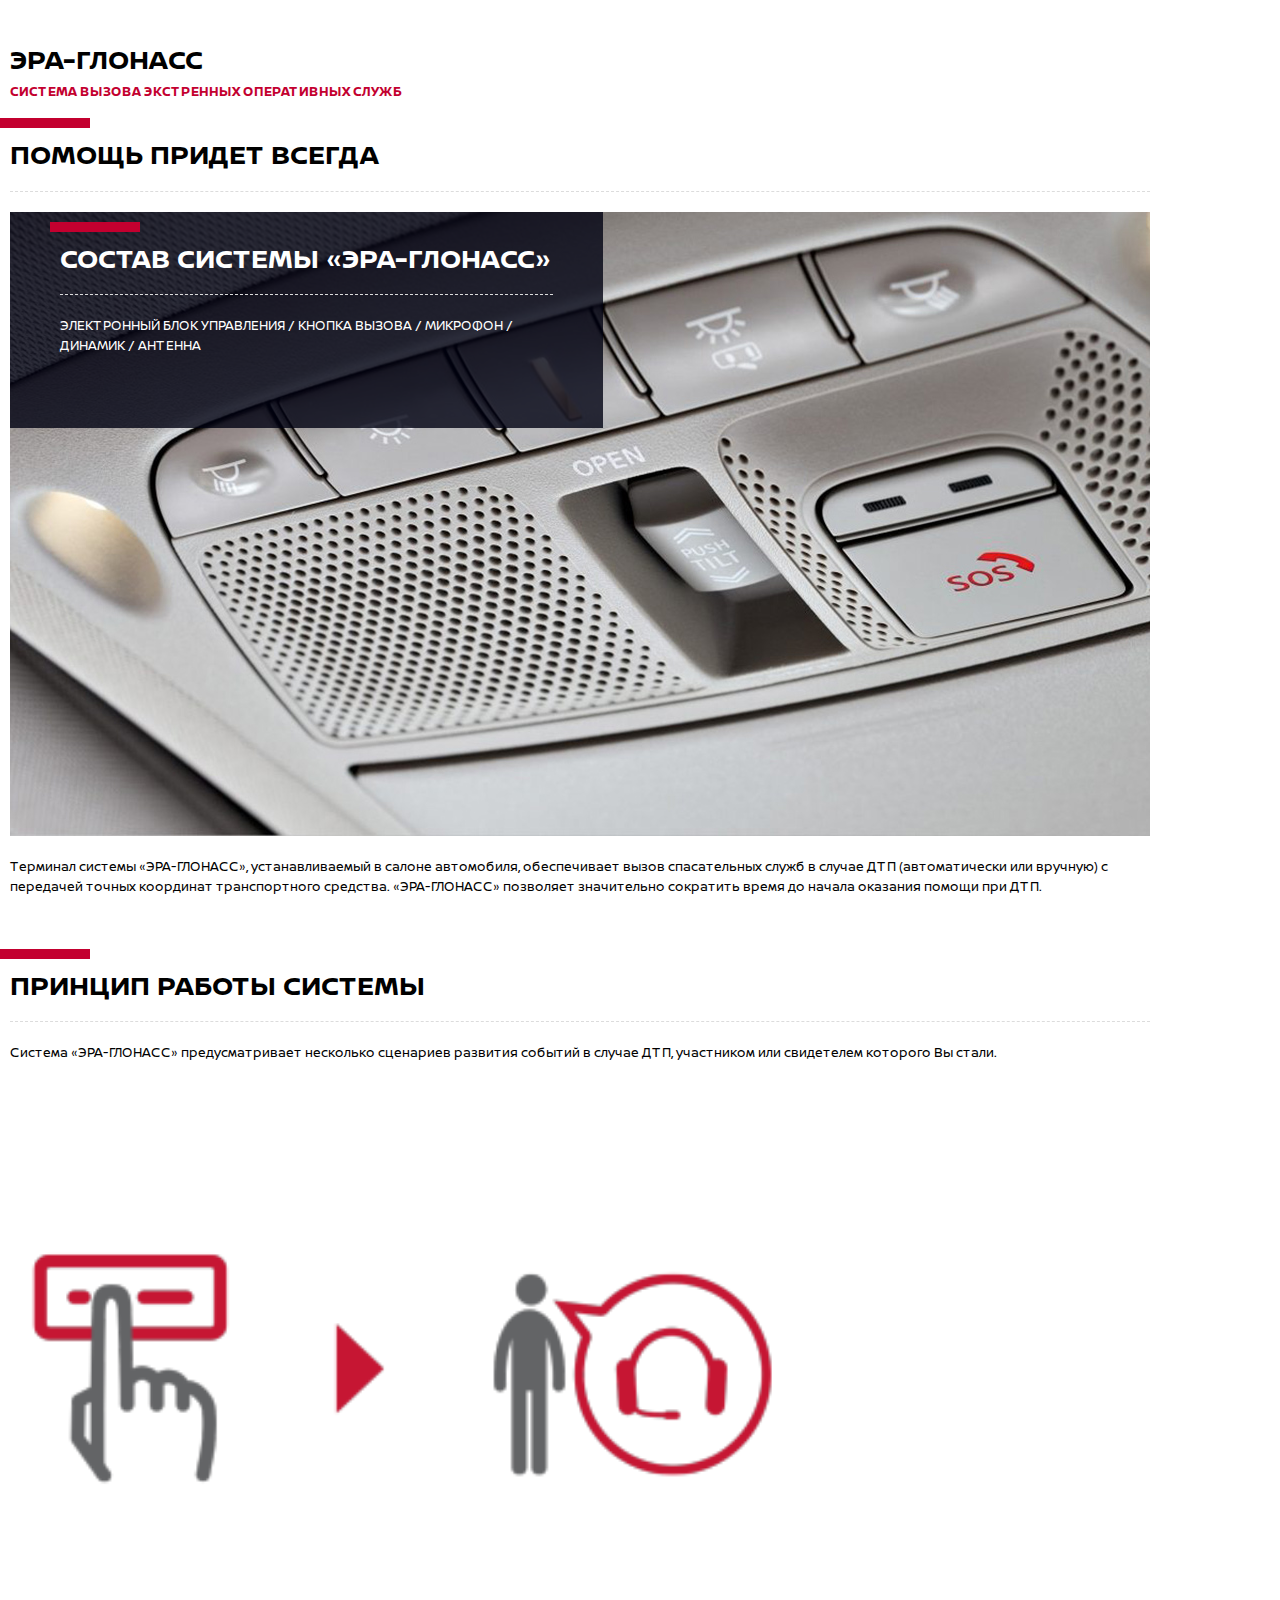
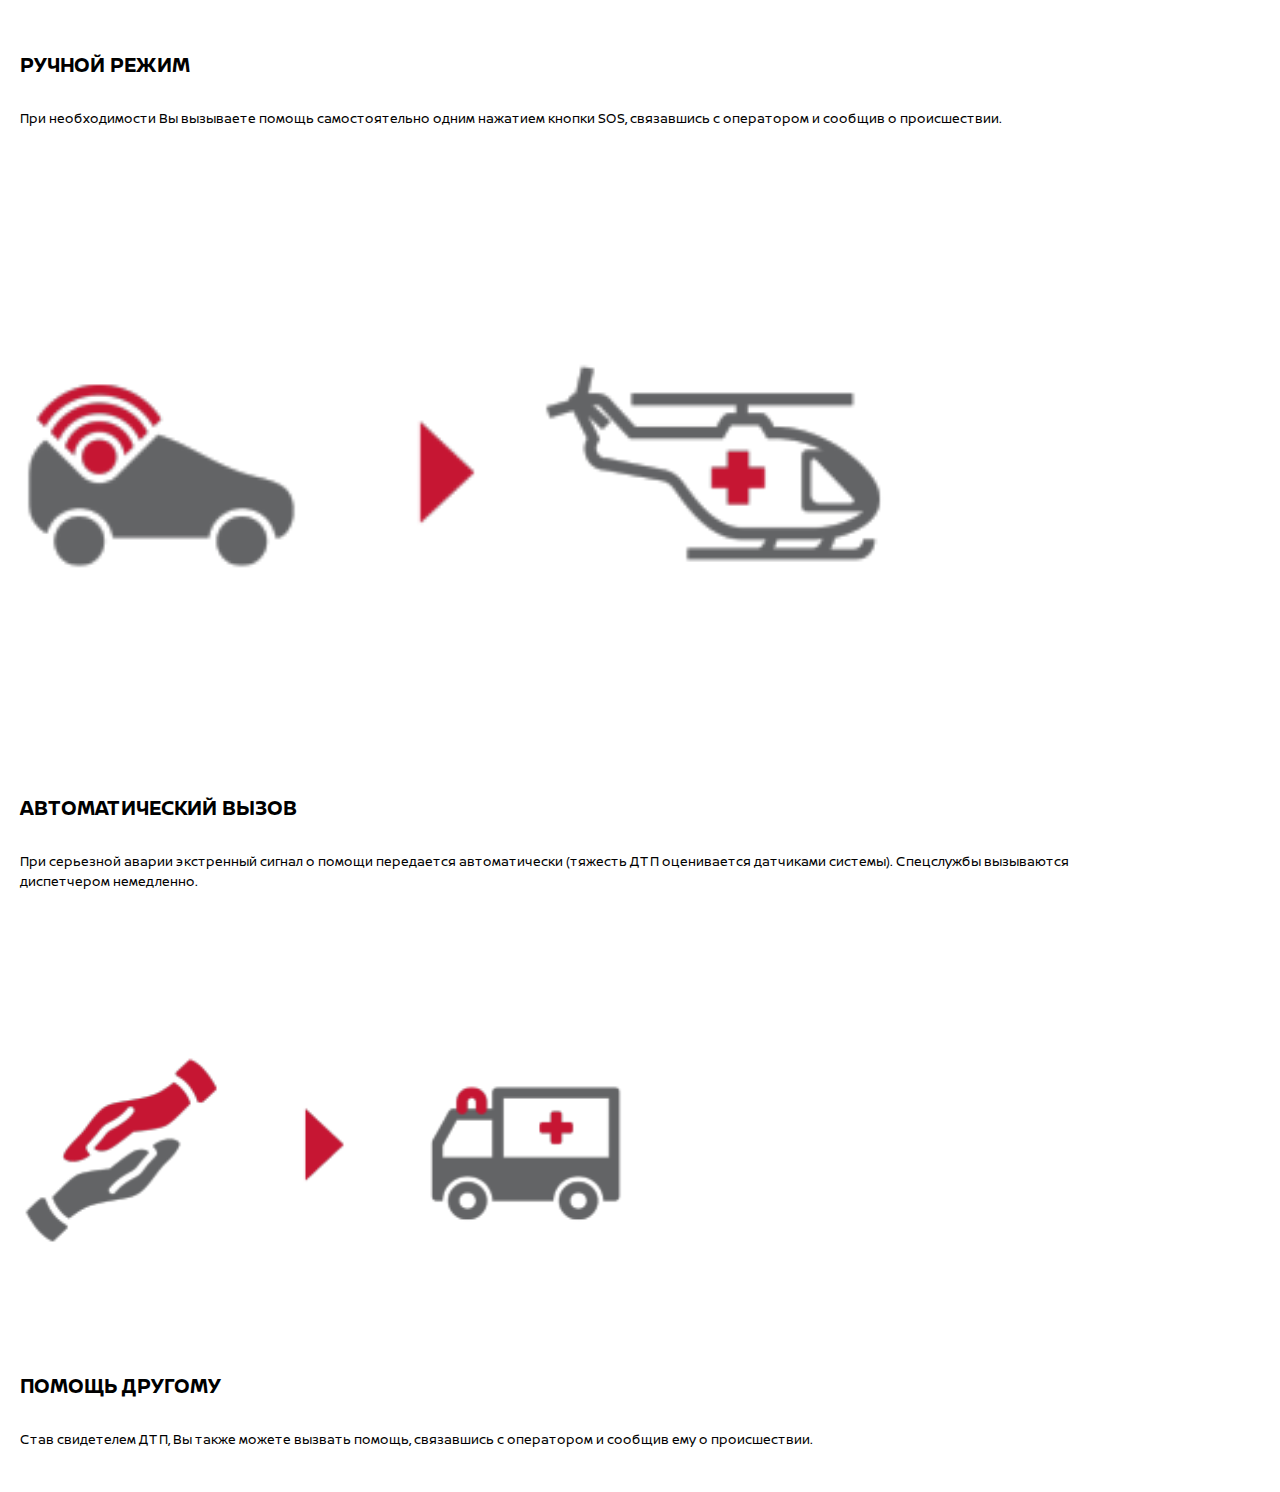
<file: index.html>
<!DOCTYPE html>
<html lang="en">

<head>
    <meta charset="UTF-8">
    <meta http-equiv="X-UA-Compatible" content="IE=edge">
    <meta name="viewport" content="width=device-width, initial-scale=1.0">
    <link href="https://cdn.jsdelivr.net/npm/bootstrap@5.2.0-beta1/dist/css/bootstrap.min.css" rel="stylesheet"
        integrity="sha384-0evHe/X+R7YkIZDRvuzKMRqM+OrBnVFBL6DOitfPri4tjfHxaWutUpFmBp4vmVor" crossorigin="anonymous">
    <link rel="stylesheet" href="css/index.css" />

    <title>Document</title>
</head>

<body>
    <div class="container">
        <div class="col-md-12">
            <div>
                <h2 class="black-text header-text upper-case ">ЭРА-ГЛОНАСС</h2>
                <div class="red-subheader upper-case">СИСТЕМА ВЫЗОВА ЭКСТРЕННЫХ ОПЕРАТИВНЫХ СЛУЖБ</div>
                <div class="black-text line header-text upper-case">ПОМОЩЬ ПРИДЕТ ВСЕГДА</div>
            </div>
            <div>
                <div class="col-md-12">
                    <div class="image-container">
                        <div class="inner-image-element">
                            <div class="text-container">
                                <div class="line white-text header-text upper-case padding-t-0">СОСТАВ СИСТЕМЫ
                                    «ЭРА-ГЛОНАСС»</div>
                                <p class="white-text">ЭЛЕКТРОННЫЙ БЛОК УПРАВЛЕНИЯ / КНОПКА ВЫЗОВА / МИКРОФОН / ДИНАМИК /
                                    АНТЕННА</p>
                            </div>
                        </div>
                    </div>

                    <p>Терминал системы «ЭРА-ГЛОНАСС», устанавливаемый в салоне автомобиля, обеспечивает вызов
                        спасательных служб в
                        случае ДТП (автоматически или вручную) с передачей точных координат транспортного средства.
                        «ЭРА-ГЛОНАСС» позволяет значительно сократить время до начала оказания помощи при ДТП.
                    </p>
                </div>
            </div>
        </div>
    </div>
    <div class="container">
        <div class="col-md-12">
            <div class="black-text line header-text upper-case">ПРИНЦИП РАБОТЫ СИСТЕМЫ</div>
            <p>Система «ЭРА-ГЛОНАСС» предусматривает несколько сценариев развития событий в случае ДТП, участником или
                свидетелем которого Вы стали.</p>
            <div class="row info-cards">
                <div class="info-card col-md-4">
                    <img class="img-fluid" src="images/manual_mood.png">
                    <div class="info-card-header upper-case">РУЧНОЙ РЕЖИМ</div>
                    <p>При необходимости Вы вызываете помощь самостоятельно одним нажатием кнопки SOS, связавшись с
                        оператором и сообщив о происшествии.</p>
                </div>
                <div class="info-card col-md-4">
                    <img class="img-fluid" src="images/automatic_call.png">
                    <div class="info-card-header upper-case">АВТОМАТИЧЕСКИЙ ВЫЗОВ</div>
                    <p>При серьезной аварии экстренный сигнал о помощи передается автоматически (тяжесть ДТП оценивается
                        датчиками системы). Спецслужбы вызываются диспетчером немедленно.</p>
                </div>
                <div class="info-card col-md-4">
                    <img class="img-fluid" src="images/helping another.png">
                    <div class="info-card-header upper-case">ПОМОЩЬ ДРУГОМУ</div>
                    <p>Став свидетелем ДТП, Вы также можете вызвать помощь, связавшись с оператором и сообщив ему о
                        происшествии.</p>
                </div>
            </div>
        </div>
    </div>
</body>

</html>
</file>
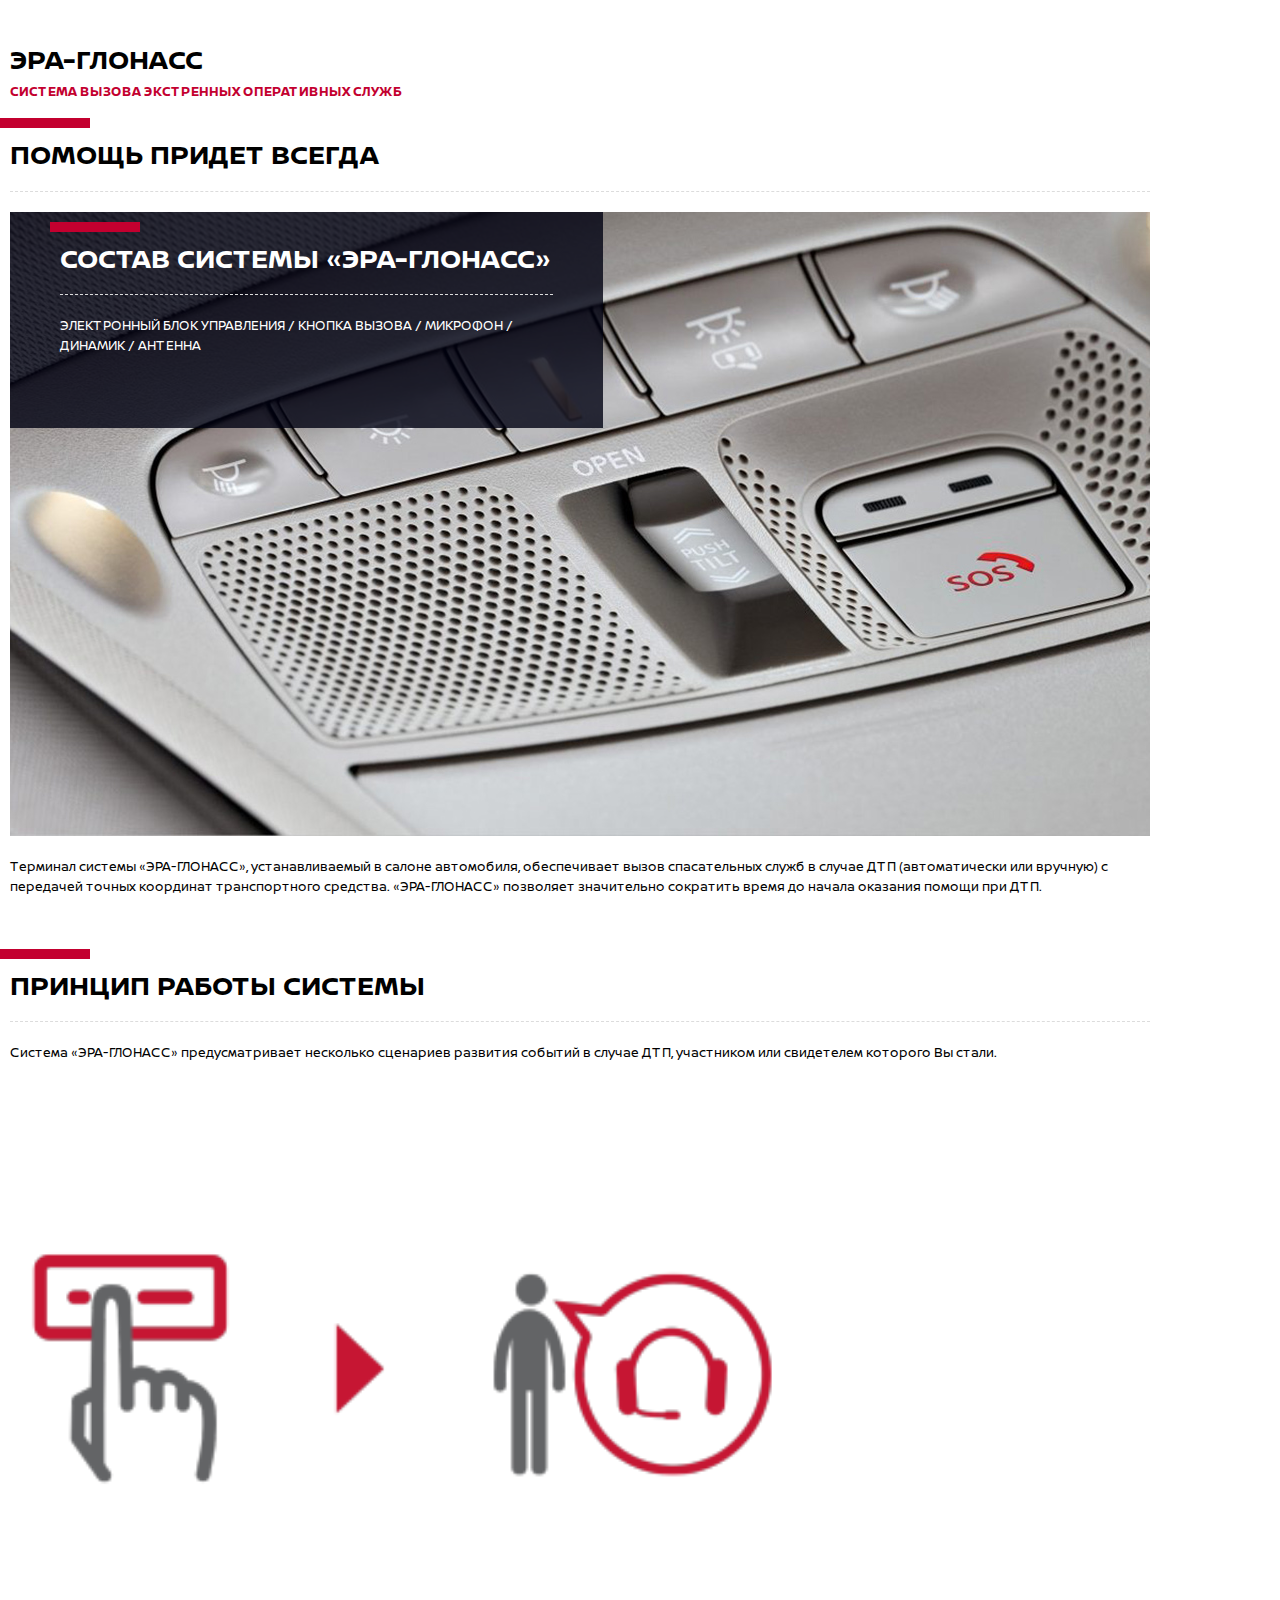
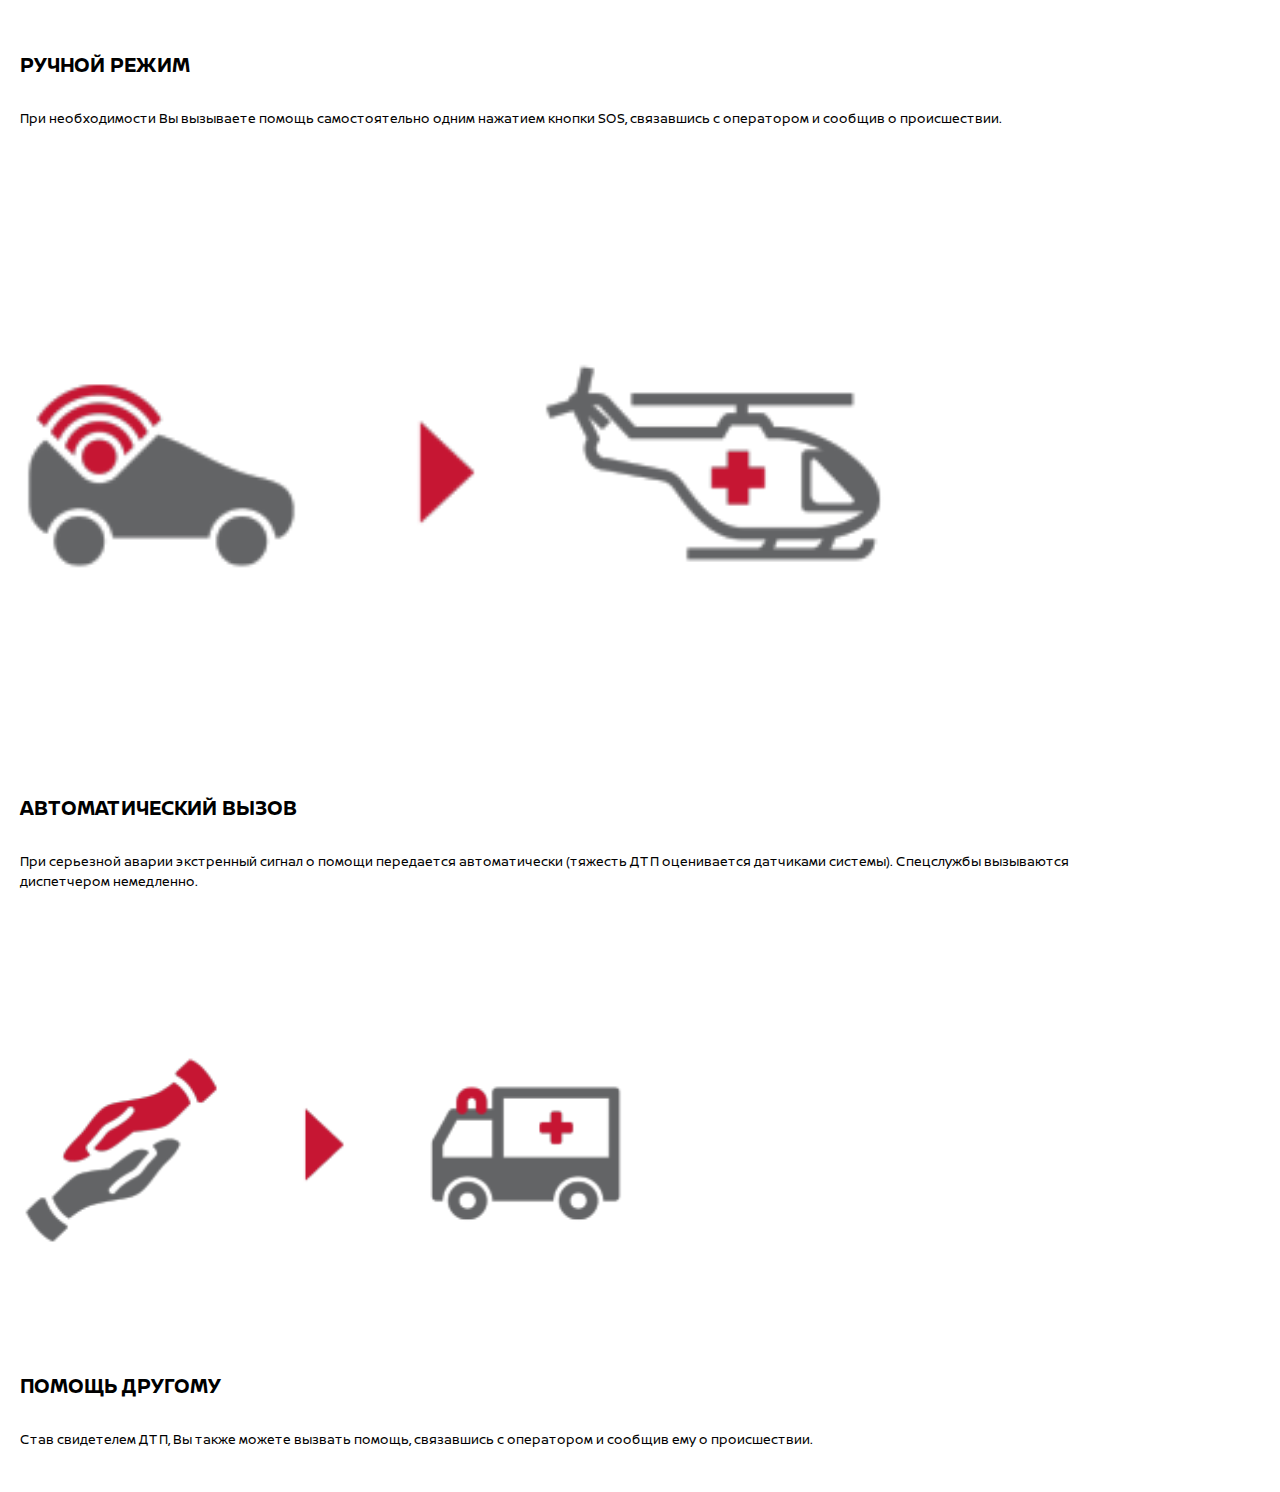
<file: layout/index.html>
<!DOCTYPE html>
<html lang="ru">

<head>
    <meta charset="UTF-8">
    <meta http-equiv="X-UA-Compatible" content="IE=edge">
    <meta name="viewport" content="width=device-width, initial-scale=1.0">
    <link href="https://cdn.jsdelivr.net/npm/bootstrap@5.2.0-beta1/dist/css/bootstrap.min.css" rel="stylesheet"
        integrity="sha384-0evHe/X+R7YkIZDRvuzKMRqM+OrBnVFBL6DOitfPri4tjfHxaWutUpFmBp4vmVor" crossorigin="anonymous">
    <link rel="stylesheet" href="css/index.css" />

    <title>Document</title>
</head>

<body>
    <div class="container">
        <div class="col-md-12">
            <div>
                <h2 class="black-text header-text upper-case ">ЭРА-ГЛОНАСС</h2>
                <div class="red-subheader upper-case">СИСТЕМА ВЫЗОВА ЭКСТРЕННЫХ ОПЕРАТИВНЫХ СЛУЖБ</div>
                <div class="black-text line header-text upper-case">ПОМОЩЬ ПРИДЕТ ВСЕГДА</div>
            </div>
            <div>
                <div class="col-md-12">
                    <div class="image-container">
                        <div class="inner-image-element">
                            <div class="text-container">
                                <div class="line white-text header-text upper-case padding-t-0">СОСТАВ СИСТЕМЫ
                                    «ЭРА-ГЛОНАСС»</div>
                                <p class="white-text">ЭЛЕКТРОННЫЙ БЛОК УПРАВЛЕНИЯ / КНОПКА ВЫЗОВА / МИКРОФОН / ДИНАМИК /
                                    АНТЕННА</p>
                            </div>
                        </div>
                    </div>

                    <p>Терминал системы «ЭРА-ГЛОНАСС», устанавливаемый в салоне автомобиля, обеспечивает вызов
                        спасательных служб в
                        случае ДТП (автоматически или вручную) с передачей точных координат транспортного средства.
                        «ЭРА-ГЛОНАСС» позволяет значительно сократить время до начала оказания помощи при ДТП.
                    </p>
                </div>
            </div>
        </div>
    </div>
    <div class="container">
        <div class="col-md-12">
            <div class="black-text line header-text upper-case">ПРИНЦИП РАБОТЫ СИСТЕМЫ</div>
            <p>Система «ЭРА-ГЛОНАСС» предусматривает несколько сценариев развития событий в случае ДТП, участником или
                свидетелем которого Вы стали.</p>
            <div class="row info-cards">
                <div class="info-card col-md-4">
                    <img class="img-fluid" src="images/manual_mood.png">
                    <div class="info-card-header upper-case">РУЧНОЙ РЕЖИМ</div>
                    <p>При необходимости Вы вызываете помощь самостоятельно одним нажатием кнопки SOS, связавшись с
                        оператором и сообщив о происшествии.</p>
                </div>
                <div class="info-card col-md-4">
                    <img class="img-fluid" src="images/automatic_call.png">
                    <div class="info-card-header upper-case">АВТОМАТИЧЕСКИЙ ВЫЗОВ</div>
                    <p>При серьезной аварии экстренный сигнал о помощи передается автоматически (тяжесть ДТП оценивается
                        датчиками системы). Спецслужбы вызываются диспетчером немедленно.</p>
                </div>
                <div class="info-card col-md-4">
                    <img class="img-fluid" src="images/helping another.png">
                    <div class="info-card-header upper-case">ПОМОЩЬ ДРУГОМУ</div>
                    <p>Став свидетелем ДТП, Вы также можете вызвать помощь, связавшись с оператором и сообщив ему о
                        происшествии.</p>
                </div>
            </div>
        </div>
    </div>
</body>

</html>
</file>
<file: css/index.css>
@font-face {
    font-family: 'Nissan Brand Bold';
    src: url('fonts/NissanBrandBold/NissanBrand-Bold.eot');
    src:
        url('fonts/NissanBrandBold/NissanBrand-Bold.woff') format('woff'),
        url('fonts/NissanBrandBold/NissanBrand-Bold.ttf') format('truetype');
    font-weight: normal;
    font-style: normal;
}


@font-face {
    font-family: 'Nissan Brand Regular';
    src: url('fonts/NissanBrandRegular/NissanBrand-Regular.eot');
    src: 
    url('fonts/NissanBrandRegular/NissanBrand-Regular.woff') format('woff'),
    url('fonts/NissanBrandRegular/NissanBrand-Regular.ttf') format('truetype');
    font-weight: normal;
    font-style: normal;
    }


body {
    min-height: 100%;
    min-width: 100%;
    margin: 0;
    padding-left: 10px;
    padding-right: 10px;
    display: flex;
    flex-direction: column;
    font-family: 'Nissan Brand Bold';
    font-size: 13px;
    line-height: 1;
}

p{
    font-family: 'Nissan Brand Regular';
    padding-bottom: 20px;
    line-height: 20px;
}
.container {
    box-sizing: border-box;
    width: 100%;
    margin-bottom: 10px;
    padding: 0;
}

.header-text {
    font-size: 1.7rem;
    font-weight: 300;
    text-transform: uppercase;
    margin-bottom: 20px;
    padding-top: 20px;
    padding-bottom: 20px;
    line-height: 1.2;
    font-stretch: expanded;
}

h2.header-text {
    margin-bottom: 10px;
    padding-bottom: 0;
}


.red-subheader {
    color: #c3002f;
    margin-bottom: 10px;
}

.black-text {
    color: black;
}

.white-text {
    color: white;
}

/* БЛОК ВНУТРИ ИЗОБРАЖЕНИЯ */

.image-container {
    margin-top: 20px;
    background-image: url('../images/era-glonass.jpg');
    height: 624px;
    background-repeat: no-repeat;
    margin-bottom: 20px;

}

.inner-image-element {
    width: 45%;
    background-color: rgba(0, 1, 17, 0.8);
    padding-left: 40px;
    padding-top: 0;
    padding-right: 40px;
    padding-bottom: 40px;
}

.text-container{
 
    padding-left: 10px;
    padding-right: 10px;
}



/* КРАСНАЯ И ПУНКТИРНАЯ ЛИНИИ */
.line::before {
    content: " ";
    display: block;
    position: relative;
    left: -10px;
    top: -10px;
    height: 10px;
    width: 90px;
    background-color: #c3002f;
}

.line {
    border-bottom: 1px dashed #dcdcdc;

}

/* КАРТОЧКИ */

.row{
    display: flex;
    flex-direction: row;
    flex-wrap: wrap;

}

.info-card{
    padding-left: 10px;
    padding-right: 10px;
}

.img-fluid{
    min-width: 100%;
    height: auto;
}

.info-card-header{
    font-size: 20px;
    font-family: 'Nissan Brand Bold';
    padding-bottom: 20px;
}


/* АДАПТИВКА */

@media (min-width: 576px) {
    .container {
        max-width: 540px;
    }
}

@media screen and (min-width: 768px) {
    .container {
        max-width: 720px;
    }
}

@media screen and (min-width: 920px) {
    .container {
        max-width: 960px;
    }
}

@media (min-width: 1200px) {
    .container {
        max-width: 1140px;
    }
}

@media (min-width: 1300px) {
    .container {
        max-width: 1240px;
    }
}
</file>
<file: layout/css/index.css>
@font-face {
    font-family: 'Nissan Brand Bold';
    src: url('fonts/NissanBrandBold/NissanBrand-Bold.eot');
    src:
        url('fonts/NissanBrandBold/NissanBrand-Bold.woff') format('woff'),
        url('fonts/NissanBrandBold/NissanBrand-Bold.ttf') format('truetype');
    font-weight: normal;
    font-style: normal;
}


@font-face {
    font-family: 'Nissan Brand Regular';
    src: url('fonts/NissanBrandRegular/NissanBrand-Regular.eot');
    src: 
    url('fonts/NissanBrandRegular/NissanBrand-Regular.woff') format('woff'),
    url('fonts/NissanBrandRegular/NissanBrand-Regular.ttf') format('truetype');
    font-weight: normal;
    font-style: normal;
    }


body {
    min-height: 100%;
    min-width: 100%;
    margin: 0;
    padding-left: 10px;
    padding-right: 10px;
    display: flex;
    flex-direction: column;
    font-family: 'Nissan Brand Bold';
    font-size: 13px;
    line-height: 1;
}

p{
    font-family: 'Nissan Brand Regular';
    padding-bottom: 20px;
    line-height: 20px;
}
.container {
    box-sizing: border-box;
    width: 100%;
    margin-bottom: 10px;
    padding: 0;
}

.header-text {
    font-size: 1.7rem;
    font-weight: 300;
    text-transform: uppercase;
    margin-bottom: 20px;
    padding-top: 20px;
    padding-bottom: 20px;
    line-height: 1.2;
    font-stretch: expanded;
}

h2.header-text {
    margin-bottom: 10px;
    padding-bottom: 0;
}


.red-subheader {
    color: #c3002f;
    margin-bottom: 10px;
}

.black-text {
    color: black;
}

.white-text {
    color: white;
}

/* БЛОК ВНУТРИ ИЗОБРАЖЕНИЯ */

.image-container {
    margin-top: 20px;
    background-image: url('../images/era-glonass.jpg');
    height: 624px;
    background-repeat: no-repeat;
    margin-bottom: 20px;

}

.inner-image-element {
    width: 45%;
    background-color: rgba(0, 1, 17, 0.8);
    padding-left: 40px;
    padding-top: 0;
    padding-right: 40px;
    padding-bottom: 40px;
}

.text-container{
 
    padding-left: 10px;
    padding-right: 10px;
}



/* КРАСНАЯ И ПУНКТИРНАЯ ЛИНИИ */
.line::before {
    content: " ";
    display: block;
    position: relative;
    left: -10px;
    top: -10px;
    height: 10px;
    width: 90px;
    background-color: #c3002f;
}

.line {
    border-bottom: 1px dashed #dcdcdc;

}

/* КАРТОЧКИ */

.row{
    display: flex;
    flex-direction: row;
    flex-wrap: wrap;

}

.info-card{
    padding-left: 10px;
    padding-right: 10px;
}

.img-fluid{
    min-width: 100%;
    height: auto;
}

.info-card-header{
    font-size: 20px;
    font-family: 'Nissan Brand Bold';
    padding-bottom: 20px;
}


/* АДАПТИВКА */

@media (min-width: 576px) {
    .container {
        max-width: 540px;
    }
}

@media screen and (min-width: 768px) {
    .container {
        max-width: 720px;
    }
}

@media screen and (min-width: 920px) {
    .container {
        max-width: 960px;
    }
}

@media (min-width: 1200px) {
    .container {
        max-width: 1140px;
    }
}

@media (min-width: 1300px) {
    .container {
        max-width: 1240px;
    }
}
</file>
